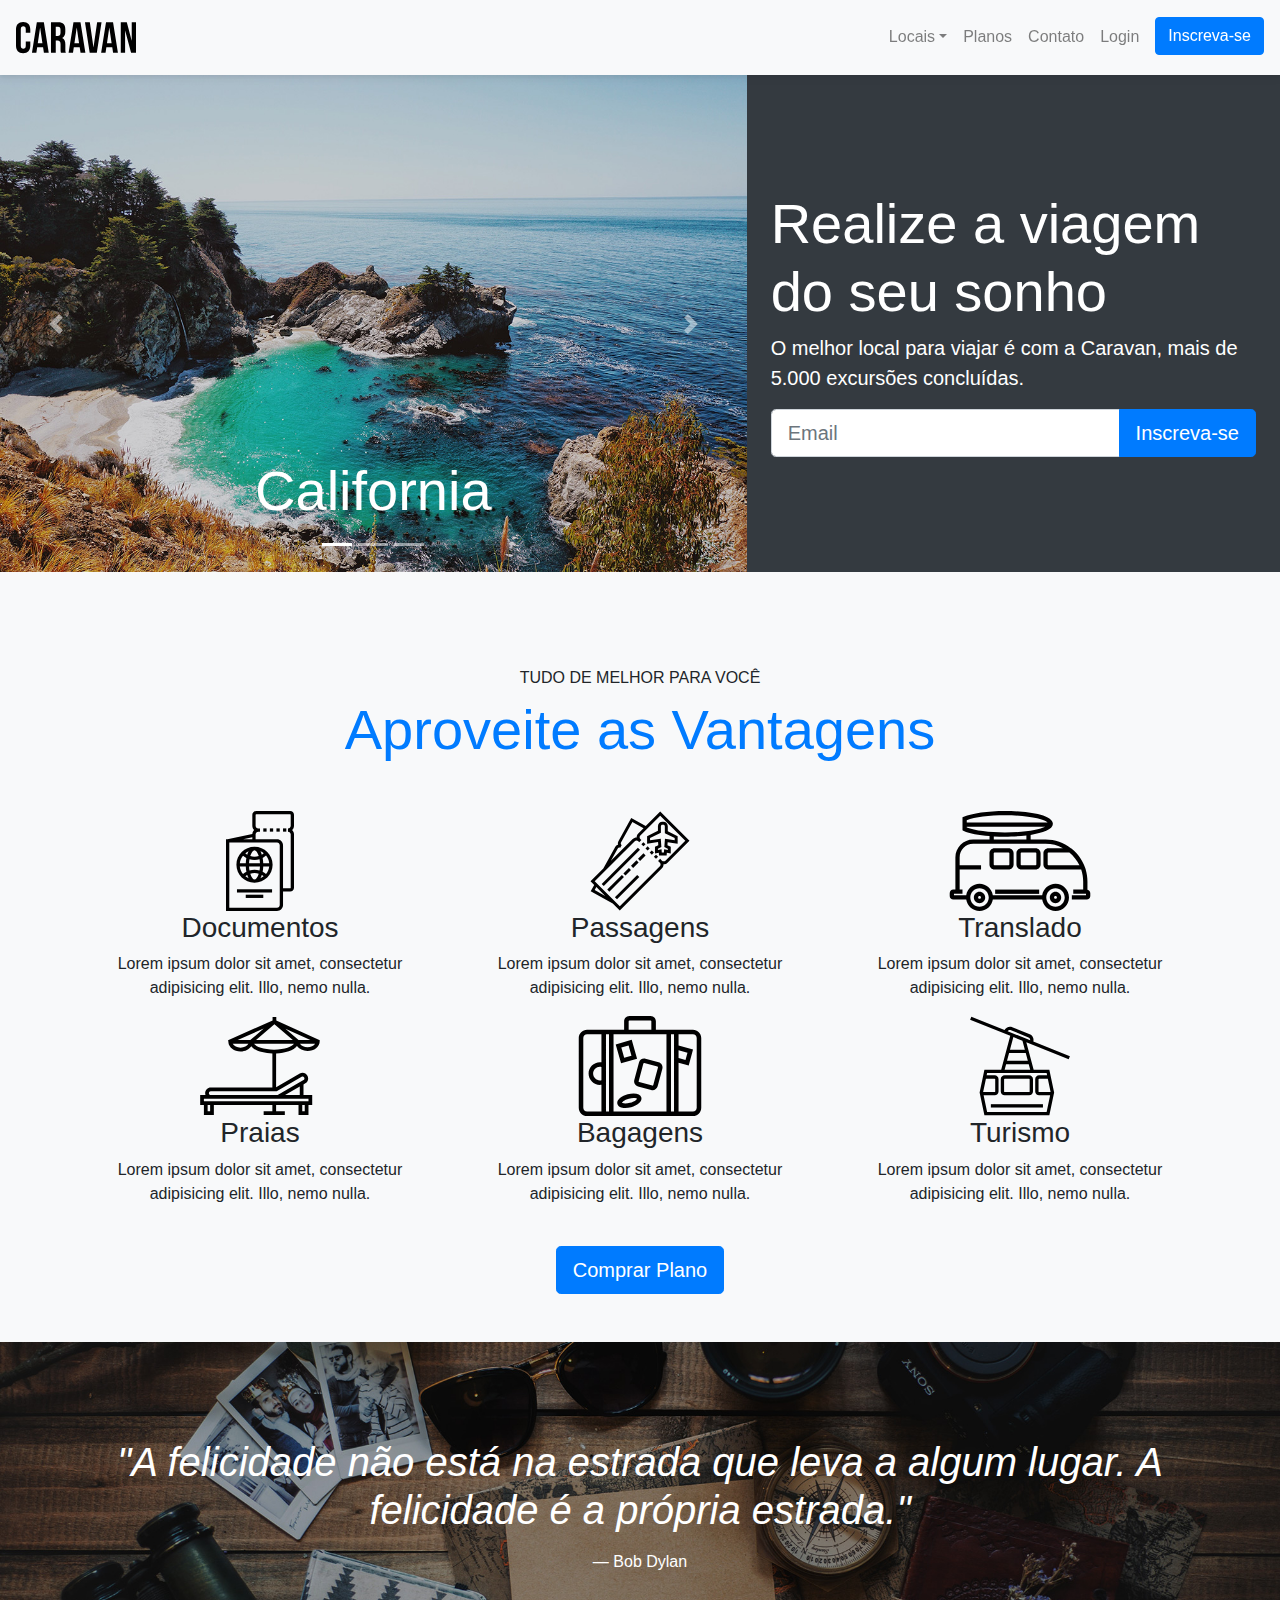
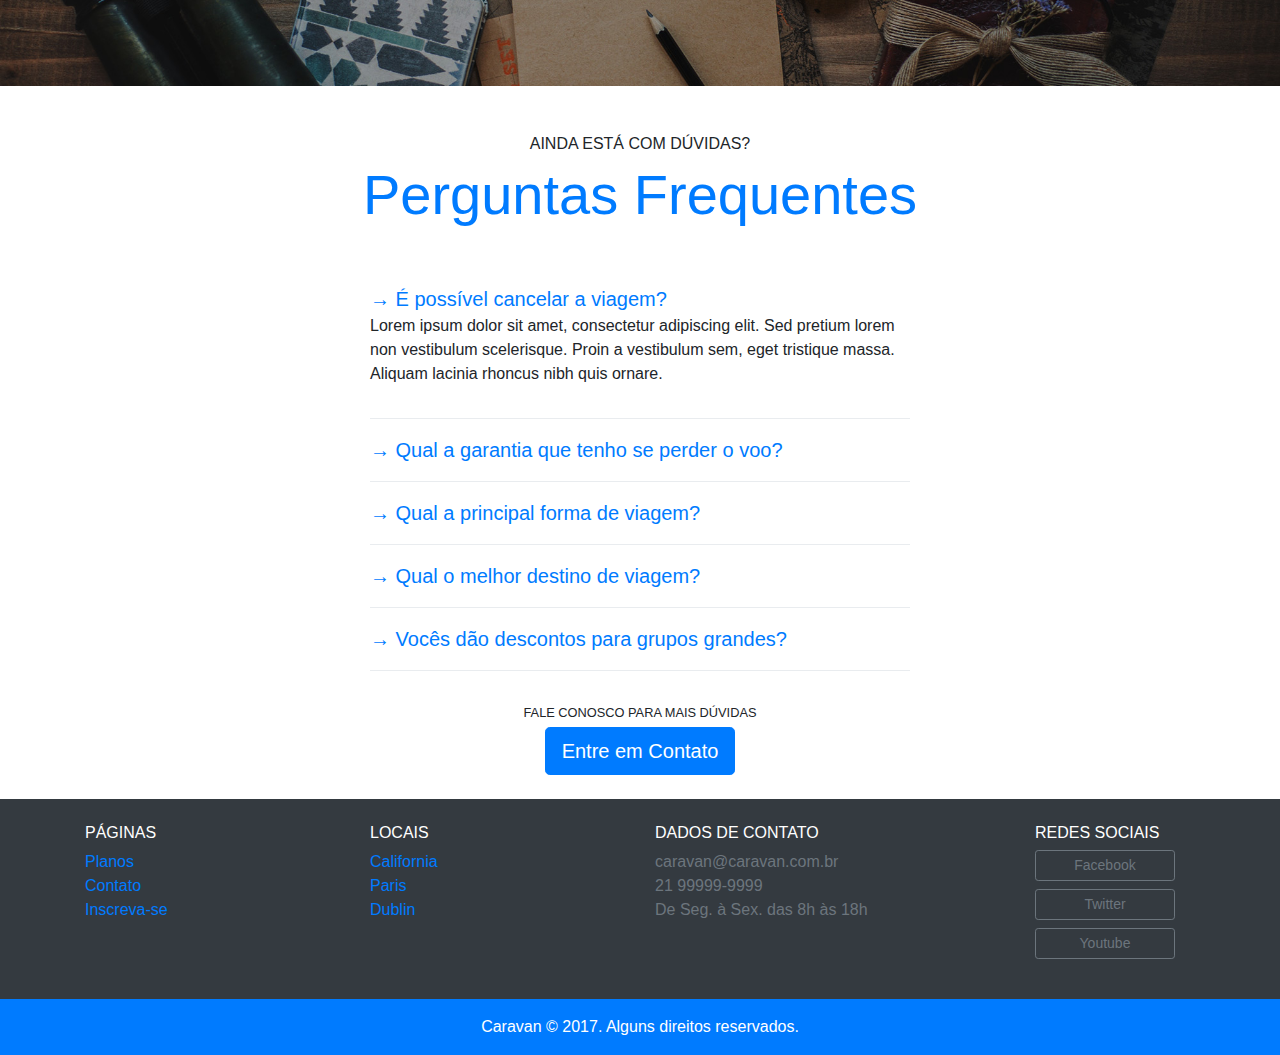
<file: index.html>
<!DOCTYPE html>
<html lang="en">

<head>
  <meta charset="UTF-8">
  <meta name="viewport" content="width=device-width, initial-scale=1.0">
  <link rel="stylesheet" href="./css/bootstrap.css">
  <link rel="stylesheet" href="./css/style.css">
  <title>CARAVAN</title>
</head>

<body>
  <!-- mmodal -->

  <div class="modal fade" id="modalLogin" tabindex="-1" role="dialog" aria-labelledby="modalLoginTitulo" aria-hidden="true">
    <div class="modal-dialog" role="document">
      <div class="modal-content">
        <div class="modal-header">
          <h5 class="modal-title" id="modalLoginTitulo">Entre na sua Conta</h5>
          <button type="button" class="close" data-dismiss="modal" aria-label="Close">
            <span aria-hidden="true">&times;</span>
          </button>
        </div>
        <div class="modal-body">

          <form>
            <div class="form-group">
              <label for="loginEmail">Email</label>
              <input type="email" class="form-control" id="exampleInputEmail1">
            </div>
            <div class="form-group">
              <label for="loginEmail">Password</label>
              <input type="password" class="form-control" id="exampleInputPassword1">
            </div>
            <button type="submit" class="btn btn-primary">Entra na conta</button>
            <small class="form-text text-muted">Esqueceu a senha? <a href="#">Clique aqui.</a></small>
          </form>

        </div>
      </div>
    </div>
  </div>

  <!-- fecha modal -->

  <nav class="navbar navbar-expand-md navbar-light bg-light fixed-top py-3 box-shadow">
    <a href="index.html" class="navbar-brand">
      <img src="./img/caravan.svg" alt="Caravan">
    </a>

    <button class="navbar-toggler" type="button" data-toggle="collapse" data-target="#navbarSupportedContent" aria-controls="navbarSupportedContent" aria-expanded="false" aria-label="Abrir Navegação">
      <span class="navbar-toggler-icon"></span>
    </button>

    <div class="collapse navbar-collapse" id="navbarSupportedContent">
      <ul class="navbar-nav ml-auto">
        <li class="nav-item dropdown">
          <a class="nav-link dropdown-toggle" href="#" id="navbarDropdown" role="button" data-toggle="dropdown" aria-haspopup="true" aria-expanded="false">Locais</a>

          <div class="dropdown-menu" aria-labelledby="navbarDropdown">
            <a class="dropdown-item" href="local.html">California</a>
            <a class="dropdown-item" href="local.html">Paris</a>
            <a class="dropdown-item" href="local.html">Dublin</a>
          </div>
        </li>

        <li class="nav-item">
          <a class="nav-link" href="planos.html">Planos</a>
        </li>

        <li class="nav-item">
          <a class="nav-link" href="contato.html">Contato</a>
        </li>

        <li class="nav-item">
          <a class="nav-link" href="#" data-toggle="modal" data-target="#modalLogin">Login</a>
        </li>

        <li class="nav-item">
          <a class="btn btn-primary ml-md-2" href="inscricao.html">Inscreva-se</a>
        </li>
      </ul>
    </div>

  </nav>

  <section class="container-fluid">
    <div class="row bg-dark text-white">

      <div class="col-lg-7 p-0">
        <div id="carouselCidades" class="carousel slide" data-ride="carousel">
          <ol class="carousel-indicators">
            <li data-target="#carouselCidades" data-slide-to="0" class="active"></li>
            <li data-target="#carouselCidades" data-slide-to="1"></li>
            <li data-target="#carouselCidades" data-slide-to="2"></li>
          </ol>
          <div class="carousel-inner">
            <div class="carousel-item active">
              <img class="d-block w-100" src="./img/california.jpg" alt="California">
              <div class="carousel-caption">
                <h3 class="display-4">California</h3>
              </div>
            </div>
            <div class="carousel-item">
              <img class="d-block w-100" src="./img/paris.jpg" alt="Paris">
              <div class="carousel-caption">
                <h3 class="display-4">Paris</h3>
              </div>
            </div>
            <div class="carousel-item">
              <img class="d-block w-100" src="./img/dublin.jpg" alt="Dublin">
              <div class="carousel-caption">
                <h3 class="display-4">Dublin</h3>
              </div>
            </div>
          </div>
          <a class="carousel-control-prev" href="#carouselCidades" role="button" data-slide="prev">
            <span class="carousel-control-prev-icon" aria-hidden="true"></span>
            <span class="sr-only">Anterior</span>
          </a>
          <a class="carousel-control-next" href="#carouselCidades" role="button" data-slide="next">
            <span class="carousel-control-next-icon" aria-hidden="true"></span>
            <span class="sr-only">Proximo</span>
          </a>
        </div>
      </div>

      <div class="col-lg-5 p-4 align-self-center">
        <h1 class="display-4">Realize a viagem do seu sonho</h1>
        <p class="lead">O melhor local para viajar é com a Caravan, mais de 5.000 excursões concluídas.</p>
        <form action="">
          <div class="input-group input-group-lg">
            <input type="text" class="form-control" placeholder="Email" aria-label="Email">
            <span class="input-group-append">
              <button class="btn btn-primary" type="button">Inscreva-se</button>
            </span>
          </div>
        </form>
      </div>

    </div>
  </section>

  <section class="py-5 bg-light text-center">
    <div class="container">
      <div class="my-5">
        <span class="h6 d-block">TUDO DE MELHOR PARA VOCÊ</span>
        <h2 class="display-4 text-primary">Aproveite as Vantagens</h2>
      </div>
      <div class="row">
        <div class="col-xl-4 col-md-6">
          <div style="height: 100px;" class="d-flex justify-content-center">
            <img src="img/icones/passaporte.svg" alt="Passaporte">
          </div>
          <h3>Documentos</h3>
          <p>Lorem ipsum dolor sit amet, consectetur adipisicing elit. Illo, nemo nulla.</p>
        </div>

        <div class="col-xl-4 col-md-6">
          <div style="height: 100px;" class="d-flex justify-content-center">
            <img src="img/icones/passagens.svg" alt="Passagens">
          </div>
          <h3>Passagens</h3>
          <p>Lorem ipsum dolor sit amet, consectetur adipisicing elit. Illo, nemo nulla.</p>
        </div>

        <div class="col-xl-4 col-md-6">
          <div style="height: 100px;" class="d-flex justify-content-center">
            <img src="img/icones/translado.svg" alt="Translado">
          </div>
          <h3>Translado</h3>
          <p>Lorem ipsum dolor sit amet, consectetur adipisicing elit. Illo, nemo nulla.</p>
        </div>

        <div class="col-xl-4 col-md-6">
          <div style="height: 100px;" class="d-flex justify-content-center">
            <img src="img/icones/praias.svg" alt="Praias">
          </div>
          <h3>Praias</h3>
          <p>Lorem ipsum dolor sit amet, consectetur adipisicing elit. Illo, nemo nulla.</p>
        </div>

        <div class="col-xl-4 col-md-6">
          <div style="height: 100px;" class="d-flex justify-content-center">
            <img src="img/icones/bagagens.svg" alt="Bagagens">
          </div>
          <h3>Bagagens</h3>
          <p>Lorem ipsum dolor sit amet, consectetur adipisicing elit. Illo, nemo nulla.</p>
        </div>

        <div class="col-xl-4 col-md-6">
          <div style="height: 100px;" class="d-flex justify-content-center">
            <img src="img/icones/turismo.svg" alt="Turismo">
          </div>
          <h3>Turismo</h3>
          <p>Lorem ipsum dolor sit amet, consectetur adipisicing elit. Illo, nemo nulla.</p>
        </div>

      </div>

      <a href="planos.html" class="btn btn-primary btn-lg mt-4">Comprar Plano</a>
    </div>
  </section>


  <section id="home-quote" class="p-md-5">
    <blockquote class="blockquote text-center text-white p-md-5 p-3">
      <p class="display-4"><em>"A felicidade não está na estrada que leva a algum lugar. A felicidade é a própria estrada."</em></p>
      <footer class="blockquote-footer text-white">Bob Dylan</footer>
    </blockquote>
  </section>


  <section class="container">
    <div class="my-5 text-center">
      <span class="h6 d-block">AINDA ESTÁ COM DÚVIDAS?</span>
      <h2 class="display-4 text-primary">Perguntas Frequentes</h2>
    </div>
    <div class="row justify-content-center">
      <div class="col-md-6" id="perguntasFrequentes">
        <div class="pergunta py-2">
          <a class="lead" data-toggle="collapse" href="#pergunta1" aria-expanded="true" aria-controls="pergunta1">→ É possível cancelar a viagem?</a>
          <div id="pergunta1" class="collapse show" data-parent="#perguntasFrequentes" role="tabpanel">
            <p>Lorem ipsum dolor sit amet, consectetur adipiscing elit. Sed pretium lorem non vestibulum scelerisque. Proin a vestibulum sem, eget tristique massa. Aliquam lacinia rhoncus nibh quis ornare.</p>
          </div>
        </div>
        <div class="dropdown-divider"></div>
        <div class="pergunta py-2">
          <a class="lead" data-toggle="collapse" href="#pergunta2" aria-expanded="true" aria-controls="pergunta2">→ Qual a garantia que tenho se perder o voo?</a>
          <div id="pergunta2" class="collapse" data-parent="#perguntasFrequentes" role="tabpanel">
            <p>Lorem ipsum dolor sit amet, consectetur adipiscing elit. Sed pretium lorem non vestibulum scelerisque. Proin a vestibulum sem, eget tristique massa. Aliquam lacinia rhoncus nibh quis ornare.</p>
          </div>
        </div>
        <div class="dropdown-divider"></div>
        <div class="pergunta py-2">
          <a class="lead" data-toggle="collapse" href="#pergunta3" aria-expanded="true" aria-controls="pergunta3">→ Qual a principal forma de viagem?</a>
          <div id="pergunta3" class="collapse" data-parent="#perguntasFrequentes" role="tabpanel">
            <p>Lorem ipsum dolor sit amet, consectetur adipiscing elit. Sed pretium lorem non vestibulum scelerisque. Proin a vestibulum sem, eget tristique massa. Aliquam lacinia rhoncus nibh quis ornare.</p>
          </div>
        </div>
        <div class="dropdown-divider"></div>
        <div class="pergunta py-2">
          <a class="lead" data-toggle="collapse" href="#pergunta4" aria-expanded="true" aria-controls="pergunta4">→ Qual o melhor destino de viagem?</a>
          <div id="pergunta4" class="collapse" data-parent="#perguntasFrequentes" role="tabpanel">
            <p>Lorem ipsum dolor sit amet, consectetur adipiscing elit. Sed pretium lorem non vestibulum scelerisque. Proin a vestibulum sem, eget tristique massa. Aliquam lacinia rhoncus nibh quis ornare.</p>
          </div>
        </div>
        <div class="dropdown-divider"></div>
        <div class="pergunta py-2">
          <a class="lead" data-toggle="collapse" href="#pergunta5" aria-expanded="true" aria-controls="pergunta5">→ Vocês dão descontos para grupos grandes?</a>
          <div id="pergunta5" class="collapse" data-parent="#perguntasFrequentes" role="tabpanel">
            <p>Lorem ipsum dolor sit amet, consectetur adipiscing elit. Sed pretium lorem non vestibulum scelerisque. Proin a vestibulum sem, eget tristique massa. Aliquam lacinia rhoncus nibh quis ornare.</p>
          </div>
        </div>
        <div class="dropdown-divider"></div>
      </div>
    </div>
    <div class="text-center my-4">
      <p class="small m-1">FALE CONOSCO PARA MAIS DÚVIDAS</p>
      <a class="btn btn-primary btn-lg" href="contato.html">Entre em Contato</a>
    </div>
  </section>


  <footer class="bg-dark text-white">
    <div class="container py-4">
      <div class="row">
        <div class="col-md-3 col-6">
          <h4 class="h6">PÁGINAS</h4>
          <ul class="list-unstyled">
            <li><a href="planos.html">Planos</a></li>
            <li><a href="contato.html">Contato</a></li>
            <li><a href="inscricao.html">Inscreva-se</a></li>
          </ul>
        </div>
        <div class="col-md-3 col-6">
          <h4 class="h6">LOCAIS</h4>
          <ul class="list-unstyled">
            <li><a href="local.html">California</a></li>
            <li><a href="local.html">Paris</a></li>
            <li><a href="local.html">Dublin</a></li>
          </ul>
        </div>
        <div class="col-md-4">
          <h4 class="h6">DADOS DE CONTATO</h4>
          <ul class="list-unstyled text-secondary">
            <li>caravan@caravan.com.br</li>
            <li>21 99999-9999</li>
            <li>De Seg. à Sex. das 8h às 18h</li>
          </ul>
        </div>
        <div class="col-md-2">
          <h4 class="h6">REDES SOCIAIS</h4>
          <ul class="list-unstyled">
            <li><a class="btn btn-outline-secondary btn-sm btn-block mb-2" href="#" style="max-width: 140px">Facebook</a></li>
            <li><a class="btn btn-outline-secondary btn-sm btn-block mb-2" href="#" style="max-width: 140px">Twitter</a></li>
            <li><a class="btn btn-outline-secondary btn-sm btn-block mb-2" href="#" style="max-width: 140px">Youtube</a></li>
          </ul>
        </div>
      </div>
    </div>
    <div class="bg-primary text-center py-3">
      <p class="mb-0">Caravan © 2017. Alguns direitos reservados.</p>
    </div>
  </footer>




  <Script type="text/javascript" src="./js/code.jquery.com_jquery-3.3.1.slim.min.js"></Script>
  <Script type="text/javascript" src="./js/cdnjs.cloudflare.com_ajax_libs_popper.js_1.12.9_umd_popper.min.js"></Script>
  <Script type="text/javascript" src="./js/bootstrap.js"></Script>
  <script type="text/javascript" src="./js/app.js"></script>
</body>

</html>
</file>
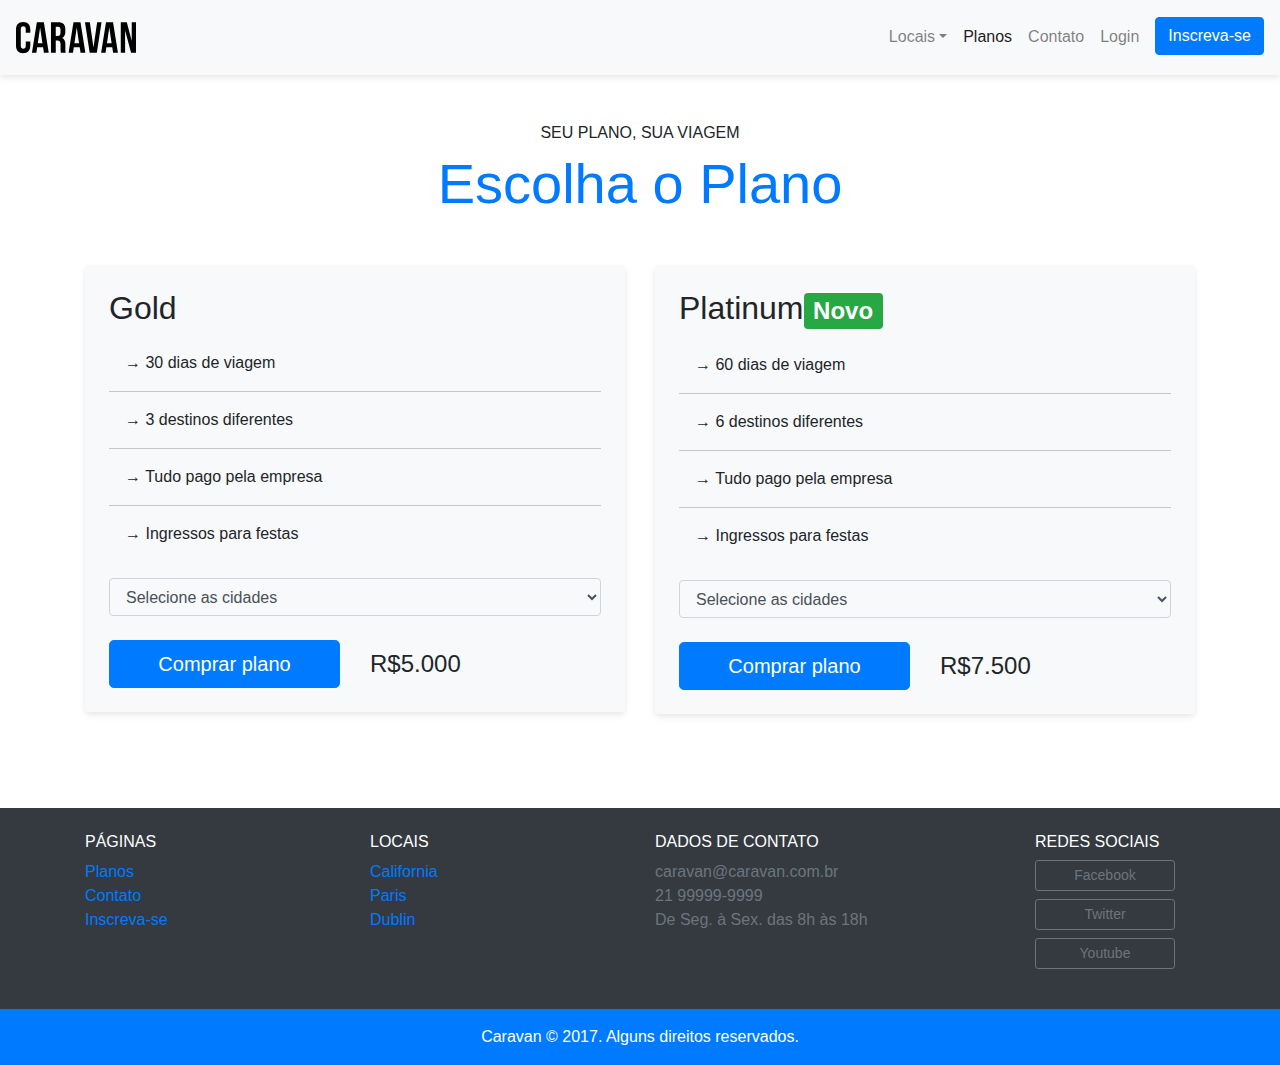
<file: planos.html>
<!DOCTYPE html>
<html lang="en">

<head>
  <meta charset="UTF-8">
  <meta name="viewport" content="width=device-width, initial-scale=1.0">
  <link rel="stylesheet" href="./css/bootstrap.css">
  <link rel="stylesheet" href="./css/style.css">
  <title>CARAVAN - Planos</title>
</head>

<body>
  <!-- mmodal -->

  <div class="modal fade" id="modalLogin" tabindex="-1" role="dialog" aria-labelledby="modalLoginTitulo" aria-hidden="true">
    <div class="modal-dialog" role="document">
      <div class="modal-content">
        <div class="modal-header">
          <h5 class="modal-title" id="modalLoginTitulo">Entre na sua Conta</h5>
          <button type="button" class="close" data-dismiss="modal" aria-label="Close">
            <span aria-hidden="true">&times;</span>
          </button>
        </div>
        <div class="modal-body">

          <form>
            <div class="form-group">
              <label for="loginEmail">Email</label>
              <input type="email" class="form-control" id="exampleInputEmail1">
            </div>
            <div class="form-group">
              <label for="loginEmail">Password</label>
              <input type="password" class="form-control" id="exampleInputPassword1">
            </div>
            <button type="submit" class="btn btn-primary">Entra na conta</button>
            <small class="form-text text-muted">Esqueceu a senha? <a href="#">Clique aqui.</a></small>
          </form>

        </div>
      </div>
    </div>
  </div>

  <!-- fecha modal -->

  <nav class="navbar navbar-expand-md navbar-light bg-light fixed-top py-3 box-shadow">
    <a href="index.html" class="navbar-brand">
      <img src="./img/caravan.svg" alt="Caravan">
    </a>

    <button class="navbar-toggler" type="button" data-toggle="collapse" data-target="#navbarSupportedContent" aria-controls="navbarSupportedContent" aria-expanded="false" aria-label="Abrir Navegação">
      <span class="navbar-toggler-icon"></span>
    </button>

    <div class="collapse navbar-collapse" id="navbarSupportedContent">
      <ul class="navbar-nav ml-auto">
        <li class="nav-item dropdown">
          <a class="nav-link dropdown-toggle" href="#" id="navbarDropdown" role="button" data-toggle="dropdown" aria-haspopup="true" aria-expanded="false">Locais</a>

          <div class="dropdown-menu" aria-labelledby="navbarDropdown">
            <a class="dropdown-item" href="local.html">California</a>
            <a class="dropdown-item" href="local.html">Paris</a>
            <a class="dropdown-item" href="local.html">Dublin</a>
          </div>
        </li>

        <li class="nav-item">
          <a class="nav-link active" href="planos.html">Planos</a>
        </li>

        <li class="nav-item">
          <a class="nav-link" href="contato.html">Contato</a>
        </li>

        <li class="nav-item">
          <a class="nav-link" href="#" data-toggle="modal" data-target="#modalLogin">Login</a>
        </li>

        <li class="nav-item">
          <a class="btn btn-primary ml-md-2" href="inscricao.html">Inscreva-se</a>
        </li>
      </ul>
    </div>

  </nav>



  <section class="container">
    <div class="text-center my-5">
      <span class="h6 d-block">SEU PLANO, SUA VIAGEM
      </span>
      <h1 class="display-4 text-primary">Escolha o Plano</h1>
    </div>

    <div class="row">
      <div class="col-md mb-5">
        <div class="bg-light rounded p-4 box-shadow">
          <h2>Gold</h2>

          <ul class="lista-plano list-unstyled">
            <li><span data-toggle="tooltip" data-placement="top" title="Isso mesmo, sao 30 dias de viagem"> 
              → 30 dias de viagem
            </span>
            </li>

            <li>
              → 3 destinos diferentes
            </li>
            <li>
              → Tudo pago pela empresa
            </li>
            <li>
              → Ingressos para festas
            </li>
          </ul>

          <form action="">
            <div class="form-group">
              <select class="form-control bg-light" id="inputCidades">
                <option>Selecione as cidades</option>
                <option>California</option>
                <option>Paris</option>
                <option>Dublin</option>
              </select>
            </div>
          </form>

          <div class="row align-items-center mt-4">
            <div class="col">
              <a href="inscricao.html" class="btn btn-primary btn-lg btn-block">Comprar plano</a>
            </div>
            <div class="col">
              <span class="h4">R$5.000</span>
            </div>
          </div>
        </div>
      </div>
      <div class="col">
        <div class="bg-light rounded p-4 box-shadow">
          <h2>Platinum<span class="badge badge-success">Novo</span></h2>
          <ul class="lista-plano list-unstyled">
            <li>
              → 60 dias de viagem
            </li>

            <li>
              → 6 destinos diferentes
            </li>
            <li>
              → Tudo pago pela empresa
            </li>
            <li>
              → Ingressos para festas
            </li>
          </ul>

          <form action="">
            <div class="form-group">
              <select class="form-control bg-light" id="inputCidades">
                <option>Selecione as cidades</option>
                <option>California</option>
                <option>Paris</option>
                <option>Dublin</option>
              </select>
            </div>
          </form>

          <div class="row align-items-center mt-4">
            <div class="col">
              <a href="inscricao.html" class="btn btn-primary btn-lg btn-block">Comprar plano</a>
            </div>
            <div class="col">
              <span class="h4">R$7.500</span>
            </div>
          </div>
        </div>
      </div>
    </div>
    </div>
    </div>
  </section>


  <!-- footer -->

  <footer class="bg-dark text-white mt-5">
    <div class="container py-4">
      <div class="row">
        <div class="col-md-3 col-6">
          <h4 class="h6">PÁGINAS</h4>
          <ul class="list-unstyled">
            <li><a href="planos.html">Planos</a></li>
            <li><a href="contato.html">Contato</a></li>
            <li><a href="inscricao.html">Inscreva-se</a></li>
          </ul>
        </div>
        <div class="col-md-3 col-6">
          <h4 class="h6">LOCAIS</h4>
          <ul class="list-unstyled">
            <li><a href="local.html">California</a></li>
            <li><a href="local.html">Paris</a></li>
            <li><a href="local.html">Dublin</a></li>
          </ul>
        </div>
        <div class="col-md-4">
          <h4 class="h6">DADOS DE CONTATO</h4>
          <ul class="list-unstyled text-secondary">
            <li>caravan@caravan.com.br</li>
            <li>21 99999-9999</li>
            <li>De Seg. à Sex. das 8h às 18h</li>
          </ul>
        </div>
        <div class="col-md-2">
          <h4 class="h6">REDES SOCIAIS</h4>
          <ul class="list-unstyled">
            <li><a class="btn btn-outline-secondary btn-sm btn-block mb-2" href="#" style="max-width: 140px">Facebook</a></li>
            <li><a class="btn btn-outline-secondary btn-sm btn-block mb-2" href="#" style="max-width: 140px">Twitter</a></li>
            <li><a class="btn btn-outline-secondary btn-sm btn-block mb-2" href="#" style="max-width: 140px">Youtube</a></li>
          </ul>
        </div>
      </div>
    </div>
    <div class="bg-primary text-center py-3">
      <p class="mb-0">Caravan © 2017. Alguns direitos reservados.</p>
    </div>
  </footer>




  <Script type="text/javascript" src="./js/code.jquery.com_jquery-3.3.1.slim.min.js"></Script>
  <Script type="text/javascript" src="./js/cdnjs.cloudflare.com_ajax_libs_popper.js_1.12.9_umd_popper.min.js"></Script>
  <Script type="text/javascript" src="./js/bootstrap.js"></Script>
  <script type="text/javascript" src="./js/app.js"></script>
</body>

</html>
</file>
<file: css/style.css>
.box-shadow{
  box-shadow: 0 2px 4px 0 rgb(0, 0, 0, .05),
  0 4px 8px 0 rgb(0, 0, 0, .05);
}

#home-quote{
  background: url(../img/bg-quote.jpg) center center;
  background-size: cover;
}

@media (min-width: 768px) {
  #home-quote .display-4{
    font-size: 2.5rem;
  }
  body {
    padding-top: 0px;
  }
  .fixed-top {
    position: relative;
  }
}

.lista-plano li + li{
  border-top: 1px solid rgb(0, 0, 0, .2);
}

.lista-plano li{
  padding: 1rem;
}
</file>
